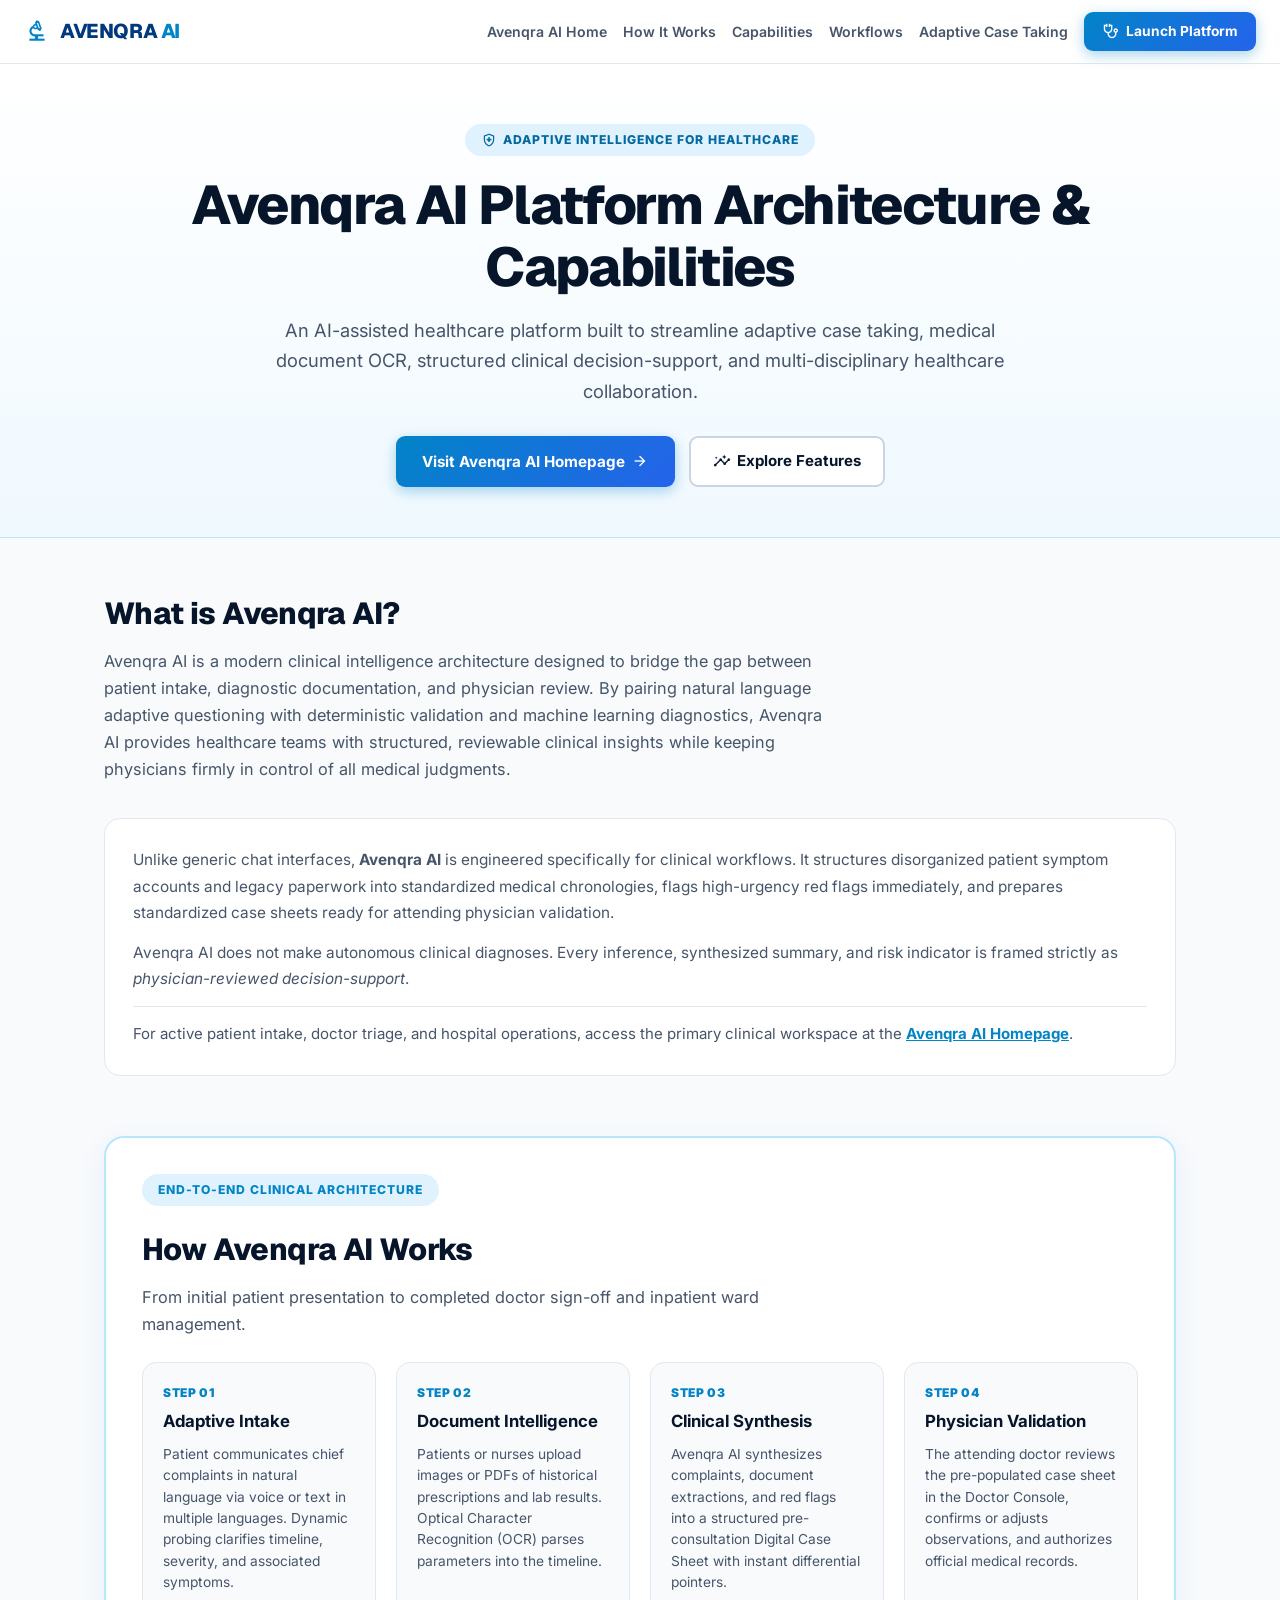
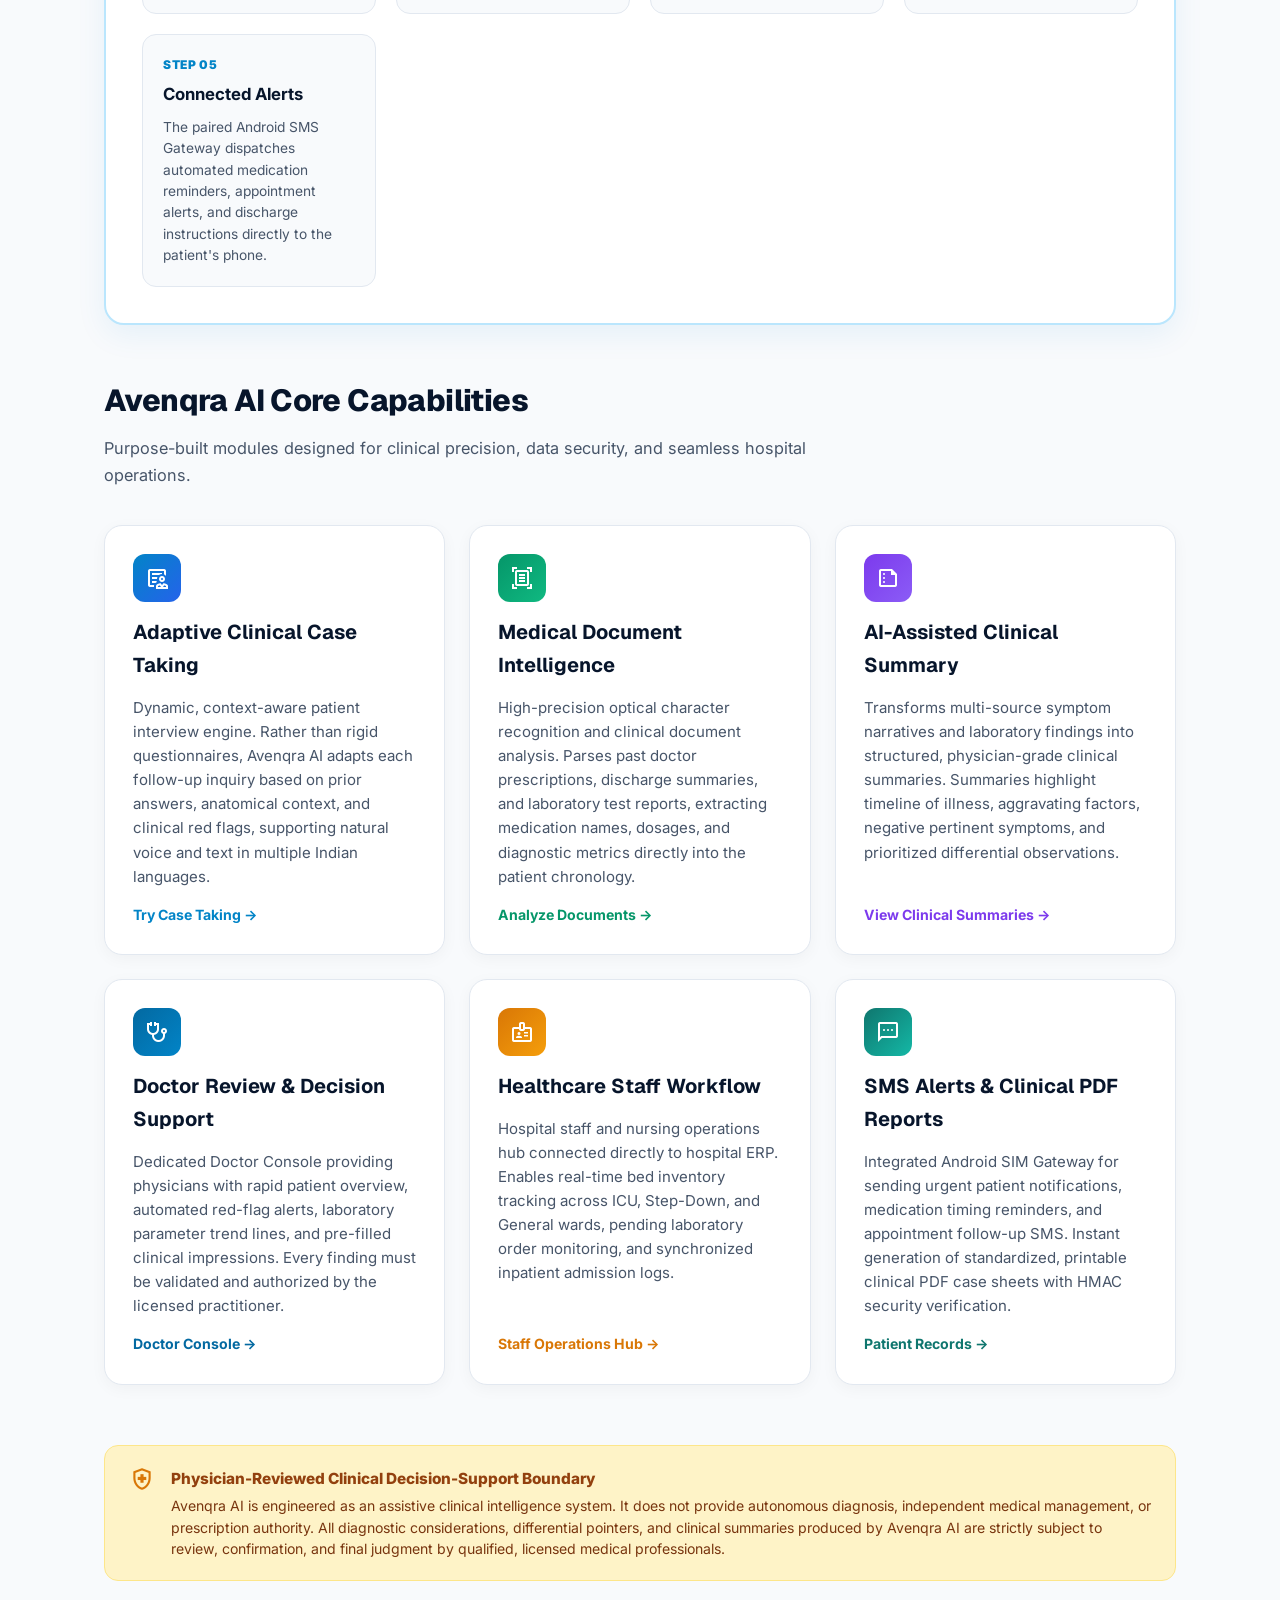
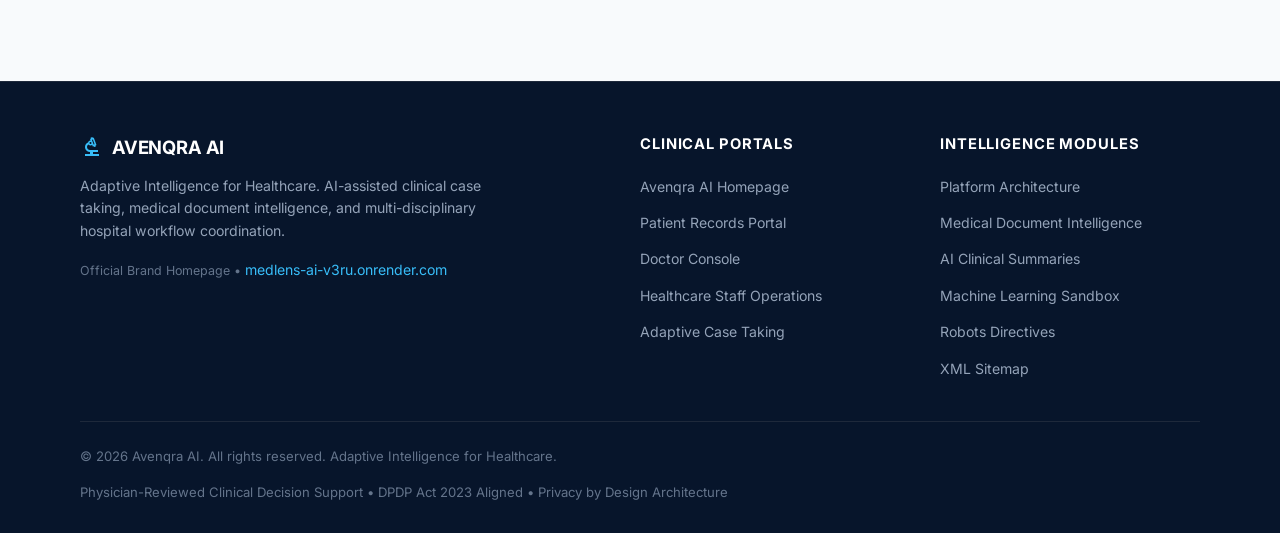
<file: disease_prediction/frontend/product.html>
<!DOCTYPE html>
<html lang="en">
<head>
    <meta charset="UTF-8">
    <meta name="viewport" content="width=device-width, initial-scale=1.0, maximum-scale=5.0, viewport-fit=cover">
    <meta name="theme-color" content="#00397e" media="(prefers-color-scheme: light)">
    <meta name="theme-color" content="#0b1c30" media="(prefers-color-scheme: dark)">
    <meta name="mobile-web-app-capable" content="yes">
    <meta name="apple-mobile-web-app-capable" content="yes">
    <meta name="apple-mobile-web-app-status-bar-style" content="default">
    <meta name="apple-mobile-web-app-title" content="Avenqra AI">
    <meta name="format-detection" content="telephone=no">
    <title>Avenqra AI Product Architecture &amp; Capabilities | Supporting Overview</title>
    <meta name="description" content="Explore the supporting technical architecture and capabilities of Avenqra AI: an AI-assisted healthcare platform for adaptive case taking, medical document OCR, and physician-reviewed workflows.">
    <meta name="keywords" content="Avenqra AI, Avenqra AI Healthcare, Avenqra Healthcare AI, Avenqra clinical AI, Avenqra medical AI, Avenqra adaptive intelligence, adaptive case taking, clinical decision support">
    <meta name="robots" content="index, follow">
    <link rel="canonical" href="https://medlens-ai-v3ru.onrender.com/product.html">
    
    <!-- Standard & Search Engine Favicons (Google Search, Android, iOS, Desktop) -->
    <link rel="icon" type="image/svg+xml" href="/favicon.svg?v=20261121">
    <link rel="icon" type="image/png" sizes="48x48" href="/favicon-48x48.png?v=20261121">
    <link rel="icon" type="image/png" sizes="96x96" href="/favicon-96x96.png?v=20261121">
    <link rel="icon" type="image/png" sizes="192x192" href="/favicon-192x192.png?v=20261121">
    <link rel="icon" type="image/png" sizes="512x512" href="/favicon-512x512.png?v=20261121">
    <link rel="shortcut icon" href="/favicon.ico?v=20261121">
    <link rel="apple-touch-icon" sizes="180x180" href="/apple-touch-icon.png?v=20261121">
    <link rel="apple-touch-icon-precomposed" sizes="180x180" href="/apple-touch-icon-precomposed.png?v=20261121">
    <link rel="manifest" href="/site.webmanifest?v=20261121">

    <!-- Open Graph / Facebook / LinkedIn -->
    <meta property="og:site_name" content="Avenqra AI">
    <meta property="og:title" content="Avenqra AI Product Architecture &amp; Capabilities">
    <meta property="og:description" content="Explore how Avenqra AI supports healthcare workflows through adaptive clinical case taking, medical document intelligence, and physician-reviewed decision-support.">
    <meta property="og:type" content="article">
    <meta property="og:url" content="https://medlens-ai-v3ru.onrender.com/product.html">
    <meta property="og:image" content="https://medlens-ai-v3ru.onrender.com/og-image.png">

    <!-- Twitter / X -->
    <meta name="twitter:card" content="summary_large_image">
    <meta name="twitter:title" content="Avenqra AI Product Architecture &amp; Capabilities">
    <meta name="twitter:description" content="Supporting architecture and capabilities for Avenqra AI, an AI-assisted healthcare platform.">
    <meta name="twitter:image" content="https://medlens-ai-v3ru.onrender.com/og-image.png">

    <!-- Schema.org JSON-LD Structured Data -->
    <script type="application/ld+json">
    {
      "@context": "https://schema.org",
      "@graph": [
        {
          "@type": "WebSite",
          "@id": "https://medlens-ai-v3ru.onrender.com/#website",
          "url": "https://medlens-ai-v3ru.onrender.com/",
          "name": "Avenqra AI",
          "alternateName": ["Avenqra AI Healthcare", "Avenqra Healthcare AI"],
          "publisher": {
            "@id": "https://medlens-ai-v3ru.onrender.com/#organization"
          }
        },
        {
          "@type": "Organization",
          "@id": "https://medlens-ai-v3ru.onrender.com/#organization",
          "name": "Avenqra AI",
          "url": "https://medlens-ai-v3ru.onrender.com/",
          "logo": "https://medlens-ai-v3ru.onrender.com/favicon-512x512.png",
          "slogan": "Adaptive Intelligence for Healthcare"
        },
        {
          "@type": "MedicalWebPage",
          "@id": "https://medlens-ai-v3ru.onrender.com/product.html#webpage",
          "url": "https://medlens-ai-v3ru.onrender.com/product.html",
          "name": "Avenqra AI Product Architecture & Capabilities",
          "isPartOf": {
            "@id": "https://medlens-ai-v3ru.onrender.com/#website"
          },
          "description": "Comprehensive supporting product overview of Avenqra AI clinical intelligence platform, explaining adaptive case taking, document OCR, clinical summaries, and doctor review workflows.",
          "audience": {
            "@type": "MedicalAudience",
            "audienceType": "Healthcare Professionals, Clinicians, and Patients"
          },
          "aspect": [
            "Clinical Workflow Management",
            "Physician Decision Support",
            "Medical Document Extraction"
          ]
        },
        {
          "@type": "SoftwareApplication",
          "@id": "https://medlens-ai-v3ru.onrender.com/product.html#software",
          "name": "Avenqra AI",
          "applicationCategory": "HealthApplication",
          "operatingSystem": "Web Browser, Android",
          "url": "https://medlens-ai-v3ru.onrender.com/",
          "description": "Adaptive clinical intelligence and decision-support software for healthcare providers, facilitating adaptive intake, laboratory document intelligence, and multi-disciplinary hospital collaboration.",
          "offers": {
            "@type": "Offer",
            "price": "0",
            "priceCurrency": "USD"
          },
          "featureList": [
            "Adaptive Clinical Case Taking",
            "Medical Document Intelligence & OCR",
            "Physician-Reviewed Clinical Summaries",
            "Doctor Decision-Support Console",
            "Healthcare Staff Inpatient Bed Operations",
            "SIM Gateway SMS Patient Alerts",
            "Standardized Clinical PDF Reports"
          ]
        }
      ]
    }
    </script>

    <link rel="preconnect" href="https://fonts.googleapis.com">
    <link rel="preconnect" href="https://fonts.gstatic.com" crossorigin>
    <link href="https://fonts.googleapis.com/css2?family=Geist:wght@400;500;600;700;800&family=Inter:wght@400;500;600;700&display=swap" rel="stylesheet">
    <link href="https://fonts.googleapis.com/css2?family=Material+Symbols+Outlined:wght,FILL@100..700,0..1&display=swap" rel="stylesheet">

    <style>
        :root {
            --primary: #00397e;
            --primary-light: #0284c7;
            --primary-gradient: linear-gradient(135deg, #0284c7 0%, #2563eb 100%);
            --navy-dark: #07152b;
            --text-main: #0f172a;
            --text-muted: #475569;
            --bg-light: #f8fafc;
            --card-border: #e2e8f0;
        }
        * { box-sizing: border-box; margin: 0; padding: 0; }
        body {
            font-family: 'Inter', -apple-system, BlinkMacSystemFont, 'Segoe UI', Roboto, sans-serif;
            background: var(--bg-light);
            color: var(--text-main);
            line-height: 1.65;
            -webkit-font-smoothing: antialiased;
        }
        header.product-navbar {
            position: sticky;
            top: 0;
            z-index: 100;
            background: rgba(255, 255, 255, 0.95);
            backdrop-filter: blur(12px);
            border-bottom: 1px solid var(--card-border);
            padding: 12px 24px;
            display: flex;
            align-items: center;
            justify-content: space-between;
        }
        .nav-brand {
            display: flex;
            align-items: center;
            gap: 10px;
            text-decoration: none;
        }
        .nav-brand span.logo-title {
            font-family: 'Geist', sans-serif;
            font-weight: 800;
            font-size: 1.25rem;
            color: var(--primary);
            letter-spacing: -0.02em;
        }
        .nav-brand span.logo-sub {
            color: var(--primary-light);
        }
        .nav-menu {
            display: flex;
            gap: 16px;
            align-items: center;
        }
        .nav-link {
            text-decoration: none;
            color: var(--text-muted);
            font-weight: 600;
            font-size: 0.88rem;
            transition: color 0.15s ease;
        }
        .nav-link:hover { color: var(--primary-light); }
        .nav-btn-primary {
            background: var(--primary-gradient);
            color: #ffffff;
            font-weight: 700;
            font-size: 0.86rem;
            padding: 8px 18px;
            border-radius: 9px;
            text-decoration: none;
            box-shadow: 0 4px 14px rgba(2, 132, 199, 0.35);
            display: inline-flex;
            align-items: center;
            gap: 6px;
        }
        .hero-banner {
            background: linear-gradient(180deg, #ffffff 0%, #f0f9ff 100%);
            border-bottom: 1px solid #bae6fd;
            padding: 60px 24px 50px;
            text-align: center;
        }
        .pill-badge {
            background: #e0f2fe;
            color: #0369a1;
            font-weight: 800;
            font-size: 0.76rem;
            letter-spacing: 0.08em;
            text-transform: uppercase;
            padding: 6px 16px;
            border-radius: 999px;
            display: inline-flex;
            align-items: center;
            gap: 6px;
            margin-bottom: 18px;
        }
        h1.hero-h1 {
            font-family: 'Geist', sans-serif;
            font-size: clamp(2.2rem, 5vw, 3.4rem);
            font-weight: 800;
            color: var(--navy-dark);
            line-height: 1.15;
            letter-spacing: -0.03em;
            margin-bottom: 16px;
            max-width: 900px;
            margin-left: auto;
            margin-right: auto;
        }
        p.hero-lead {
            font-size: 1.15rem;
            color: var(--text-muted);
            max-width: 760px;
            margin: 0 auto 30px;
        }
        .container {
            max-width: 1120px;
            margin: 0 auto;
            padding: 50px 24px;
        }
        .section-header {
            margin-bottom: 36px;
        }
        .section-header h2 {
            font-family: 'Geist', sans-serif;
            font-size: 1.9rem;
            font-weight: 800;
            color: var(--navy-dark);
            letter-spacing: -0.02em;
            margin-bottom: 10px;
        }
        .section-header p {
            color: var(--text-muted);
            font-size: 1.02rem;
            max-width: 720px;
        }
        .feature-grid {
            display: grid;
            grid-template-columns: repeat(auto-fit, minmax(320px, 1fr));
            gap: 24px;
            margin-bottom: 50px;
        }
        .feature-card {
            background: #ffffff;
            border: 1.5px solid var(--card-border);
            border-radius: 18px;
            padding: 28px;
            box-shadow: 0 4px 16px rgba(0, 0, 0, 0.04);
            display: flex;
            flex-direction: column;
            gap: 14px;
            transition: transform 0.2s ease, box-shadow 0.2s ease;
        }
        .feature-card:hover {
            transform: translateY(-3px);
            box-shadow: 0 12px 28px rgba(2, 132, 199, 0.1);
            border-color: #bae6fd;
        }
        .card-icon {
            width: 48px;
            height: 48px;
            border-radius: 12px;
            display: flex;
            align-items: center;
            justify-content: center;
            color: white;
            font-size: 24px;
        }
        .feature-card h3 {
            font-family: 'Geist', sans-serif;
            font-size: 1.25rem;
            font-weight: 700;
            color: var(--navy-dark);
        }
        .feature-card p {
            color: var(--text-muted);
            font-size: 0.94rem;
            line-height: 1.6;
        }
        .workflow-box {
            background: #ffffff;
            border: 2px solid #bae6fd;
            border-radius: 20px;
            padding: 36px;
            box-shadow: 0 10px 30px rgba(2, 132, 199, 0.08);
            margin-bottom: 50px;
        }
        .workflow-steps {
            display: grid;
            grid-template-columns: repeat(auto-fit, minmax(220px, 1fr));
            gap: 20px;
            margin-top: 24px;
        }
        .workflow-step {
            background: #f8fafc;
            border: 1px solid var(--card-border);
            border-radius: 14px;
            padding: 20px;
            position: relative;
        }
        .step-number {
            font-weight: 900;
            font-size: 0.75rem;
            color: var(--primary-light);
            text-transform: uppercase;
            letter-spacing: 0.05em;
            margin-bottom: 6px;
        }
        .step-title {
            font-weight: 700;
            font-size: 1.05rem;
            color: var(--navy-dark);
            margin-bottom: 8px;
        }
        .step-desc {
            font-size: 0.86rem;
            color: var(--text-muted);
            line-height: 1.55;
        }
        .disclaimer-card {
            background: #fef3c7;
            border: 1.5px solid #fde68a;
            border-radius: 14px;
            padding: 20px 24px;
            display: flex;
            gap: 16px;
            align-items: flex-start;
            margin-bottom: 50px;
        }
        .disclaimer-card .icon { color: #d97706; font-size: 26px; }
        .disclaimer-card h4 { font-size: 0.96rem; font-weight: 800; color: #92400e; margin-bottom: 4px; }
        .disclaimer-card p { font-size: 0.88rem; color: #78350f; line-height: 1.55; }
        footer.product-footer {
            background: var(--navy-dark);
            color: #cbd5e1;
            padding: 50px 24px 30px;
            border-top: 1px solid #1e293b;
        }
        .footer-grid {
            max-width: 1120px;
            margin: 0 auto;
            display: grid;
            grid-template-columns: 2fr 1fr 1fr;
            gap: 40px;
            margin-bottom: 40px;
        }
        .footer-col h4 {
            color: #ffffff;
            font-size: 0.92rem;
            font-weight: 700;
            text-transform: uppercase;
            letter-spacing: 0.06em;
            margin-bottom: 16px;
        }
        .footer-col ul { list-style: none; display: flex; flex-direction: column; gap: 10px; }
        .footer-col a { color: #94a3b8; text-decoration: none; font-size: 0.88rem; transition: color 0.15s; }
        .footer-col a:hover { color: #38bdf8; }
        .footer-bottom {
            max-width: 1120px;
            margin: 0 auto;
            padding-top: 24px;
            border-top: 1px solid #1e293b;
            display: flex;
            justify-content: space-between;
            align-items: center;
            flex-wrap: wrap;
            gap: 14px;
            font-size: 0.82rem;
            color: #64748b;
        }
        @media (max-width: 768px) {
            .product-navbar {
                padding: 10px 16px;
                padding-top: max(10px, env(safe-area-inset-top, 0px));
            }
            .mobile-quick-action {
                display: inline-flex !important;
            }
            .footer-grid { grid-template-columns: 1fr; gap: 30px; }
            .nav-menu { display: none; }
            .hero-banner {
                padding: 36px 18px 30px;
            }
            h1.hero-h1 {
                font-size: 1.95rem;
            }
            p.hero-lead {
                font-size: 1.02rem;
            }
            .feature-grid {
                grid-template-columns: 1fr;
                gap: 16px;
            }
            .workflow-box {
                padding: 22px 18px;
            }
            .workflow-steps {
                grid-template-columns: 1fr;
                gap: 14px;
            }
            .container {
                padding: 32px 16px;
            }
        }
    </style>
</head>
<body>

    <!-- Sticky Navigation -->
    <header class="product-navbar">
        <a href="https://medlens-ai-v3ru.onrender.com/" class="nav-brand" title="Avenqra AI Homepage">
            <span class="material-symbols-outlined" style="color: #0284c7; font-size: 26px;">biotech</span>
            <span class="logo-title">AVENQRA <span class="logo-sub">AI</span></span>
        </a>
        <div class="mobile-quick-action" style="display: none; align-items: center; gap: 8px;">
            <a href="https://medlens-ai-v3ru.onrender.com/?view=admin" class="nav-btn-primary" style="padding: 7px 14px; font-size: 0.80rem;">
                <span class="material-symbols-outlined" style="font-size: 16px;">stethoscope</span> Launch
            </a>
        </div>
        <nav class="nav-menu">
            <a href="https://medlens-ai-v3ru.onrender.com/" class="nav-link">Avenqra AI Home</a>
            <a href="#how-it-works" class="nav-link">How It Works</a>
            <a href="#capabilities" class="nav-link">Capabilities</a>
            <a href="#clinical-workflows" class="nav-link">Workflows</a>
            <a href="https://medlens-ai-v3ru.onrender.com/?view=voice-case-taking" class="nav-link">Adaptive Case Taking</a>
            <a href="https://medlens-ai-v3ru.onrender.com/?view=admin" class="nav-btn-primary">
                <span class="material-symbols-outlined" style="font-size: 18px;">stethoscope</span> Launch Platform
            </a>
        </nav>
    </header>

    <!-- Hero Header -->
    <section class="hero-banner">
        <div class="pill-badge">
            <span class="material-symbols-outlined" style="font-size: 16px;">health_and_safety</span>
            Adaptive Intelligence for Healthcare
        </div>
        <h1 class="hero-h1">Avenqra AI Platform Architecture &amp; Capabilities</h1>
        <p class="hero-lead">
            An AI-assisted healthcare platform built to streamline adaptive case taking, medical document OCR, structured clinical decision-support, and multi-disciplinary healthcare collaboration.
        </p>
        <div style="display: flex; gap: 14px; justify-content: center; flex-wrap: wrap;">
            <a href="https://medlens-ai-v3ru.onrender.com/" class="nav-btn-primary" style="padding: 12px 26px; font-size: 0.95rem;">
                <span>Visit Avenqra AI Homepage</span>
                <span class="material-symbols-outlined" style="font-size: 18px;">arrow_forward</span>
            </a>
            <a href="#capabilities" style="background: #ffffff; border: 2px solid #cbd5e1; color: var(--navy-dark); padding: 11px 22px; border-radius: 9px; font-weight: 700; text-decoration: none; font-size: 0.94rem; display: inline-flex; align-items: center; gap: 6px;">
                <span class="material-symbols-outlined" style="font-size: 18px;">insights</span>
                Explore Features
            </a>
        </div>
    </section>

    <!-- Main Content Container -->
    <main class="container">

        <!-- What is Avenqra AI? -->
        <section id="what-is-avenqra" style="margin-bottom: 60px;">
            <div class="section-header">
                <h2>What is Avenqra AI?</h2>
                <p>
                    Avenqra AI is a modern clinical intelligence architecture designed to bridge the gap between patient intake, diagnostic documentation, and physician review. By pairing natural language adaptive questioning with deterministic validation and machine learning diagnostics, Avenqra AI provides healthcare teams with structured, reviewable clinical insights while keeping physicians firmly in control of all medical judgments.
                </p>
            </div>
            <div style="background: #ffffff; border: 1.5px solid var(--card-border); border-radius: 16px; padding: 28px; line-height: 1.7; color: var(--text-muted); font-size: 0.96rem;">
                <p style="margin-bottom: 14px;">
                    Unlike generic chat interfaces, <strong>Avenqra AI</strong> is engineered specifically for clinical workflows. It structures disorganized patient symptom accounts and legacy paperwork into standardized medical chronologies, flags high-urgency red flags immediately, and prepares standardized case sheets ready for attending physician validation.
                </p>
                <p style="margin-bottom: 14px;">
                    Avenqra AI does not make autonomous clinical diagnoses. Every inference, synthesized summary, and risk indicator is framed strictly as <em>physician-reviewed decision-support</em>.
                </p>
                <p style="margin-top: 14px; padding-top: 14px; border-top: 1px solid var(--card-border); font-size: 0.94rem;">
                    For active patient intake, doctor triage, and hospital operations, access the primary clinical workspace at the <a href="https://medlens-ai-v3ru.onrender.com/" style="color: #0284c7; font-weight: 700; text-decoration: underline;">Avenqra AI Homepage</a>.
                </p>
            </div>
        </section>

        <!-- How Avenqra AI Works -->
        <section id="how-it-works" class="workflow-box">
            <div class="section-header" style="margin-bottom: 12px;">
                <div class="pill-badge" style="background: #e0f2fe; color: #0284c7;">END-TO-END CLINICAL ARCHITECTURE</div>
                <h2>How Avenqra AI Works</h2>
                <p>From initial patient presentation to completed doctor sign-off and inpatient ward management.</p>
            </div>

            <div class="workflow-steps">
                <div class="workflow-step">
                    <div class="step-number">STEP 01</div>
                    <div class="step-title">Adaptive Intake</div>
                    <div class="step-desc">Patient communicates chief complaints in natural language via voice or text in multiple languages. Dynamic probing clarifies timeline, severity, and associated symptoms.</div>
                </div>
                <div class="workflow-step">
                    <div class="step-number">STEP 02</div>
                    <div class="step-title">Document Intelligence</div>
                    <div class="step-desc">Patients or nurses upload images or PDFs of historical prescriptions and lab results. Optical Character Recognition (OCR) parses parameters into the timeline.</div>
                </div>
                <div class="workflow-step">
                    <div class="step-number">STEP 03</div>
                    <div class="step-title">Clinical Synthesis</div>
                    <div class="step-desc">Avenqra AI synthesizes complaints, document extractions, and red flags into a structured pre-consultation Digital Case Sheet with instant differential pointers.</div>
                </div>
                <div class="workflow-step">
                    <div class="step-number">STEP 04</div>
                    <div class="step-title">Physician Validation</div>
                    <div class="step-desc">The attending doctor reviews the pre-populated case sheet in the Doctor Console, confirms or adjusts observations, and authorizes official medical records.</div>
                </div>
                <div class="workflow-step">
                    <div class="step-number">STEP 05</div>
                    <div class="step-title">Connected Alerts</div>
                    <div class="step-desc">The paired Android SMS Gateway dispatches automated medication reminders, appointment alerts, and discharge instructions directly to the patient's phone.</div>
                </div>
            </div>
        </section>

        <!-- Core Capabilities Grid -->
        <section id="capabilities" style="margin-bottom: 60px;">
            <div class="section-header">
                <h2>Avenqra AI Core Capabilities</h2>
                <p>Purpose-built modules designed for clinical precision, data security, and seamless hospital operations.</p>
            </div>

            <div class="feature-grid">
                <!-- 1. Adaptive Case Taking -->
                <article class="feature-card">
                    <div class="card-icon" style="background: linear-gradient(135deg, #0284c7, #2563eb);">
                        <span class="material-symbols-outlined">clinical_notes</span>
                    </div>
                    <h3>Adaptive Clinical Case Taking</h3>
                    <p>
                        Dynamic, context-aware patient interview engine. Rather than rigid questionnaires, Avenqra AI adapts each follow-up inquiry based on prior answers, anatomical context, and clinical red flags, supporting natural voice and text in multiple Indian languages.
                    </p>
                    <a href="/?view=voice-case-taking" style="color: #0284c7; font-weight: 700; font-size: 0.88rem; text-decoration: none; margin-top: auto; display: inline-flex; align-items: center; gap: 4px;">
                        Try Case Taking &rarr;
                    </a>
                </article>

                <!-- 2. Medical Document Intelligence -->
                <article class="feature-card">
                    <div class="card-icon" style="background: linear-gradient(135deg, #059669, #10b981);">
                        <span class="material-symbols-outlined">document_scanner</span>
                    </div>
                    <h3>Medical Document Intelligence</h3>
                    <p>
                        High-precision optical character recognition and clinical document analysis. Parses past doctor prescriptions, discharge summaries, and laboratory test reports, extracting medication names, dosages, and diagnostic metrics directly into the patient chronology.
                    </p>
                    <a href="/?view=analyzer" style="color: #059669; font-weight: 700; font-size: 0.88rem; text-decoration: none; margin-top: auto; display: inline-flex; align-items: center; gap: 4px;">
                        Analyze Documents &rarr;
                    </a>
                </article>

                <!-- 3. AI-Assisted Clinical Summary -->
                <article class="feature-card">
                    <div class="card-icon" style="background: linear-gradient(135deg, #7c3aed, #8b5cf6);">
                        <span class="material-symbols-outlined">summarize</span>
                    </div>
                    <h3>AI-Assisted Clinical Summary</h3>
                    <p>
                        Transforms multi-source symptom narratives and laboratory findings into structured, physician-grade clinical summaries. Summaries highlight timeline of illness, aggravating factors, negative pertinent symptoms, and prioritized differential observations.
                    </p>
                    <a href="/?view=symptoms" style="color: #7c3aed; font-weight: 700; font-size: 0.88rem; text-decoration: none; margin-top: auto; display: inline-flex; align-items: center; gap: 4px;">
                        View Clinical Summaries &rarr;
                    </a>
                </article>

                <!-- 4. Doctor Review Workflow -->
                <article class="feature-card">
                    <div class="card-icon" style="background: linear-gradient(135deg, #0369a1, #0284c7);">
                        <span class="material-symbols-outlined">stethoscope</span>
                    </div>
                    <h3>Doctor Review &amp; Decision Support</h3>
                    <p>
                        Dedicated Doctor Console providing physicians with rapid patient overview, automated red-flag alerts, laboratory parameter trend lines, and pre-filled clinical impressions. Every finding must be validated and authorized by the licensed practitioner.
                    </p>
                    <a href="/?view=admin" style="color: #0369a1; font-weight: 700; font-size: 0.88rem; text-decoration: none; margin-top: auto; display: inline-flex; align-items: center; gap: 4px;">
                        Doctor Console &rarr;
                    </a>
                </article>

                <!-- 5. Healthcare Staff Inpatient Workflow -->
                <article class="feature-card">
                    <div class="card-icon" style="background: linear-gradient(135deg, #d97706, #f59e0b);">
                        <span class="material-symbols-outlined">badge</span>
                    </div>
                    <h3>Healthcare Staff Workflow</h3>
                    <p>
                        Hospital staff and nursing operations hub connected directly to hospital ERP. Enables real-time bed inventory tracking across ICU, Step-Down, and General wards, pending laboratory order monitoring, and synchronized inpatient admission logs.
                    </p>
                    <a href="/?view=operations" style="color: #d97706; font-weight: 700; font-size: 0.88rem; text-decoration: none; margin-top: auto; display: inline-flex; align-items: center; gap: 4px;">
                        Staff Operations Hub &rarr;
                    </a>
                </article>

                <!-- 6. SMS Patient Alerts & PDF Reports -->
                <article class="feature-card">
                    <div class="card-icon" style="background: linear-gradient(135deg, #0f766e, #14b8a6);">
                        <span class="material-symbols-outlined">sms</span>
                    </div>
                    <h3>SMS Alerts &amp; Clinical PDF Reports</h3>
                    <p>
                        Integrated Android SIM Gateway for sending urgent patient notifications, medication timing reminders, and appointment follow-up SMS. Instant generation of standardized, printable clinical PDF case sheets with HMAC security verification.
                    </p>
                    <a href="/?view=patient" style="color: #0f766e; font-weight: 700; font-size: 0.88rem; text-decoration: none; margin-top: auto; display: inline-flex; align-items: center; gap: 4px;">
                        Patient Records &rarr;
                    </a>
                </article>
            </div>
        </section>

        <!-- Regulatory & Clinical Safety Disclaimer -->
        <section class="disclaimer-card">
            <span class="material-symbols-outlined icon">health_and_safety</span>
            <div>
                <h4>Physician-Reviewed Clinical Decision-Support Boundary</h4>
                <p>
                    Avenqra AI is engineered as an assistive clinical intelligence system. It does not provide autonomous diagnosis, independent medical management, or prescription authority. All diagnostic considerations, differential pointers, and clinical summaries produced by Avenqra AI are strictly subject to review, confirmation, and final judgment by qualified, licensed medical professionals.
                </p>
            </div>
        </section>

    </main>

    <!-- Comprehensive Public Footer -->
    <footer class="product-footer">
        <div class="footer-grid">
            <div class="footer-col">
                <div style="display: flex; align-items: center; gap: 8px; margin-bottom: 12px;">
                    <span class="material-symbols-outlined" style="color: #38bdf8; font-size: 24px;">biotech</span>
                    <strong style="color: #ffffff; font-size: 1.15rem; letter-spacing: -0.01em;">AVENQRA AI</strong>
                </div>
                <p style="font-size: 0.88rem; color: #94a3b8; line-height: 1.6; max-width: 440px; margin-bottom: 16px;">
                    Adaptive Intelligence for Healthcare. AI-assisted clinical case taking, medical document intelligence, and multi-disciplinary hospital workflow coordination.
                </p>
                <div style="font-size: 0.78rem; color: #64748b;">
                    Official Brand Homepage &bull; <a href="https://medlens-ai-v3ru.onrender.com/" style="color: #38bdf8; text-decoration: none;">medlens-ai-v3ru.onrender.com</a>
                </div>
            </div>

            <div class="footer-col">
                <h4>Clinical Portals</h4>
                <ul>
                    <li><a href="https://medlens-ai-v3ru.onrender.com/">Avenqra AI Homepage</a></li>
                    <li><a href="https://medlens-ai-v3ru.onrender.com/?view=patient">Patient Records Portal</a></li>
                    <li><a href="https://medlens-ai-v3ru.onrender.com/?view=admin">Doctor Console</a></li>
                    <li><a href="https://medlens-ai-v3ru.onrender.com/?view=operations">Healthcare Staff Operations</a></li>
                    <li><a href="https://medlens-ai-v3ru.onrender.com/?view=voice-case-taking">Adaptive Case Taking</a></li>
                </ul>
            </div>

            <div class="footer-col">
                <h4>Intelligence Modules</h4>
                <ul>
                    <li><a href="/product.html">Platform Architecture</a></li>
                    <li><a href="/?view=analyzer">Medical Document Intelligence</a></li>
                    <li><a href="/?view=symptoms">AI Clinical Summaries</a></li>
                    <li><a href="/?view=sandbox">Machine Learning Sandbox</a></li>
                    <li><a href="/robots.txt">Robots Directives</a></li>
                    <li><a href="/sitemap.xml">XML Sitemap</a></li>
                </ul>
            </div>
        </div>

        <div class="footer-bottom">
            <div>
                &copy; 2026 Avenqra AI. All rights reserved. Adaptive Intelligence for Healthcare.
            </div>
            <div>
                Physician-Reviewed Clinical Decision Support &bull; DPDP Act 2023 Aligned &bull; Privacy by Design Architecture
            </div>
        </div>
    </footer>

</body>
</html>
</file>
